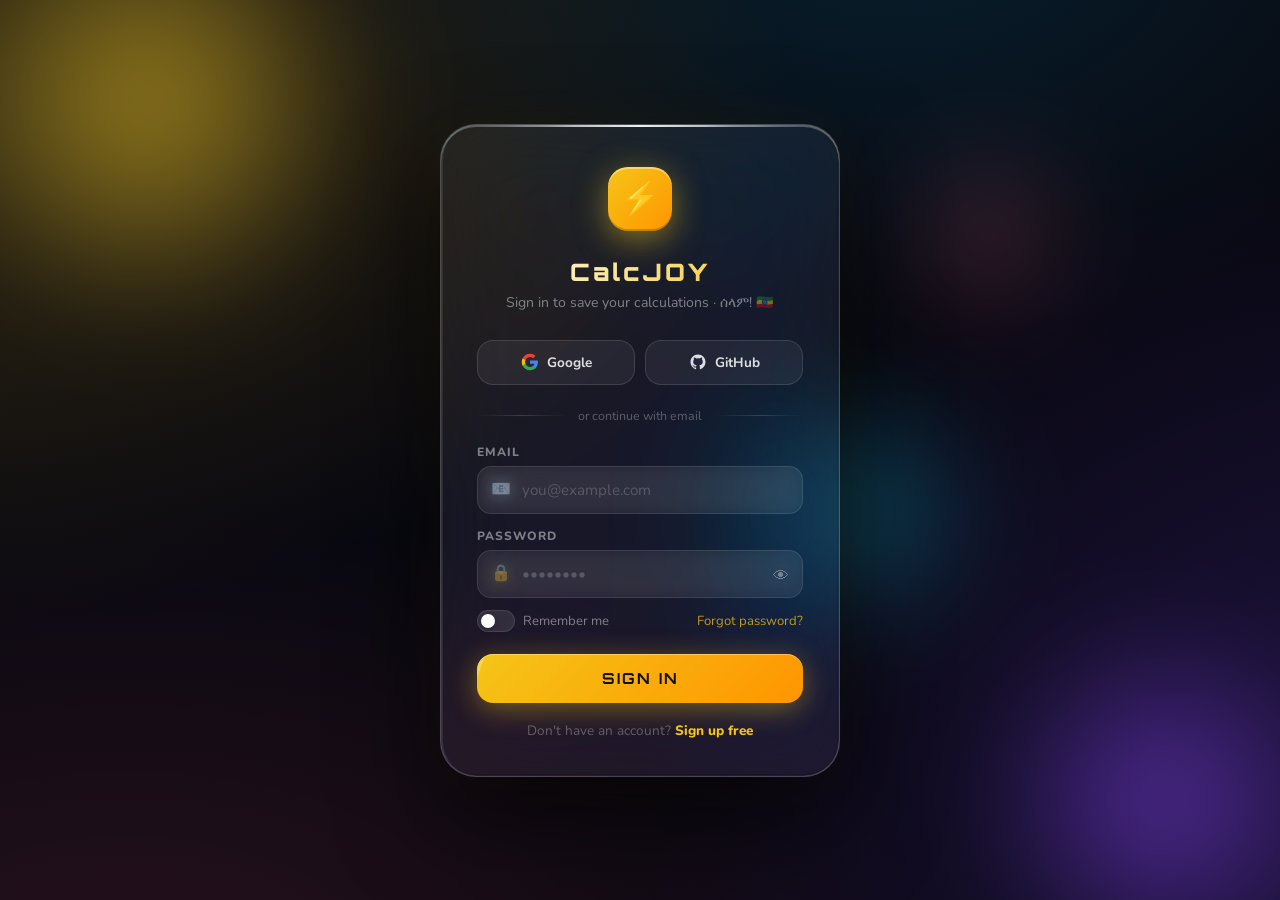
<file: index.html>
<!DOCTYPE html>
<html lang="en" data-theme="dark">
<head>
  <meta charset="UTF-8" />
  <meta name="viewport" content="width=device-width, initial-scale=1.0" />
  <title>CalcJOY 🔥</title>
  <link href="https://fonts.googleapis.com/css2?family=Boogaloo&family=Orbitron:wght@400;700;900&family=Nunito:wght@400;600;800&display=swap" rel="stylesheet" />
  <link rel="stylesheet" href="style.css" />
  <link rel="stylesheet" href="auth.css" />
</head>
<body>
  <!-- ===== LIQUID GLASS AUTH OVERLAY ===== -->
  <div class="auth-overlay" id="authOverlay">
    <div class="auth-bg">
      <div class="auth-blob auth-blob-1"></div>
      <div class="auth-blob auth-blob-2"></div>
      <div class="auth-blob auth-blob-3"></div>
      <div class="auth-blob auth-blob-4"></div>
    </div>

    <div class="auth-card">
      <!-- Logo -->
      <div class="auth-logo">
        <div class="auth-logo-icon">⚡</div>
      </div>
      <div class="auth-title">CalcJOY</div>
      <div class="auth-subtitle">Sign in to save your calculations · ሰላም! 🇪🇹</div>

      <!-- Sign In Panel -->
      <div class="auth-panel" id="signinPanel">
        <!-- Social -->
        <div class="social-row">
          <button class="social-btn" id="googleBtn">
            <svg viewBox="0 0 24 24" fill="none">
              <path d="M22.56 12.25c0-.78-.07-1.53-.2-2.25H12v4.26h5.92c-.26 1.37-1.04 2.53-2.21 3.31v2.77h3.57c2.08-1.92 3.28-4.74 3.28-8.09z" fill="#4285F4"/>
              <path d="M12 23c2.97 0 5.46-.98 7.28-2.66l-3.57-2.77c-.98.66-2.23 1.06-3.71 1.06-2.86 0-5.29-1.93-6.16-4.53H2.18v2.84C3.99 20.53 7.7 23 12 23z" fill="#34A853"/>
              <path d="M5.84 14.09c-.22-.66-.35-1.36-.35-2.09s.13-1.43.35-2.09V7.07H2.18C1.43 8.55 1 10.22 1 12s.43 3.45 1.18 4.93l3.66-2.84z" fill="#FBBC05"/>
              <path d="M12 5.38c1.62 0 3.06.56 4.21 1.64l3.15-3.15C17.45 2.09 14.97 1 12 1 7.7 1 3.99 3.47 2.18 7.07l3.66 2.84c.87-2.6 3.3-4.53 6.16-4.53z" fill="#EA4335"/>
            </svg>
            Google
          </button>
          <button class="social-btn" id="githubBtn">
            <svg viewBox="0 0 24 24" fill="currentColor">
              <path d="M12 2C6.477 2 2 6.484 2 12.017c0 4.425 2.865 8.18 6.839 9.504.5.092.682-.217.682-.483 0-.237-.008-.868-.013-1.703-2.782.605-3.369-1.343-3.369-1.343-.454-1.158-1.11-1.466-1.11-1.466-.908-.62.069-.608.069-.608 1.003.07 1.531 1.032 1.531 1.032.892 1.53 2.341 1.088 2.91.832.092-.647.35-1.088.636-1.338-2.22-.253-4.555-1.113-4.555-4.951 0-1.093.39-1.988 1.029-2.688-.103-.253-.446-1.272.098-2.65 0 0 .84-.27 2.75 1.026A9.564 9.564 0 0112 6.844c.85.004 1.705.115 2.504.337 1.909-1.296 2.747-1.027 2.747-1.027.546 1.379.202 2.398.1 2.651.64.7 1.028 1.595 1.028 2.688 0 3.848-2.339 4.695-4.566 4.943.359.309.678.92.678 1.855 0 1.338-.012 2.419-.012 2.747 0 .268.18.58.688.482A10.019 10.019 0 0022 12.017C22 6.484 17.522 2 12 2z"/>
            </svg>
            GitHub
          </button>
        </div>

        <div class="auth-divider"><span>or continue with email</span></div>

        <div class="auth-error" id="signinError">Wrong email or password. Try again!</div>

        <form class="auth-form" id="signinForm" autocomplete="off">
          <div class="auth-field">
            <label>Email</label>
            <span class="auth-field-icon">📧</span>
            <input type="email" id="signinEmail" placeholder="you@example.com" autocomplete="email" />
          </div>
          <div class="auth-field">
            <label>Password</label>
            <span class="auth-field-icon">🔒</span>
            <input type="password" id="signinPassword" placeholder="••••••••" autocomplete="current-password" />
            <button type="button" class="auth-field-icon-right" id="togglePwd">👁</button>
          </div>

          <div class="auth-options">
            <div class="remember-toggle" id="rememberToggle">
              <div class="toggle-track" id="rememberTrack">
                <div class="toggle-thumb"></div>
              </div>
              <span class="remember-label">Remember me</span>
            </div>
            <button type="button" class="forgot-link" id="forgotBtn">Forgot password?</button>
          </div>

          <button type="submit" class="auth-submit" id="signinSubmit">SIGN IN</button>
        </form>

        <div class="auth-footer">
          Don't have an account? <button id="goSignup">Sign up free</button>
        </div>
      </div>

      <!-- Sign Up Panel -->
      <div class="auth-panel hidden-panel" id="signupPanel">
        <div class="auth-error" id="signupError"></div>
        <form class="auth-form" id="signupForm" autocomplete="off">
          <div class="auth-field">
            <label>Name</label>
            <span class="auth-field-icon">😎</span>
            <input type="text" id="signupName" placeholder="Your cool name" />
          </div>
          <div class="auth-field">
            <label>Email</label>
            <span class="auth-field-icon">📧</span>
            <input type="email" id="signupEmail" placeholder="you@example.com" />
          </div>
          <div class="auth-field">
            <label>Password</label>
            <span class="auth-field-icon">🔒</span>
            <input type="password" id="signupPassword" placeholder="Min 6 characters" />
            <button type="button" class="auth-field-icon-right" id="togglePwd2">👁</button>
          </div>
          <button type="submit" class="auth-submit" id="signupSubmit">CREATE ACCOUNT 🚀</button>
        </form>
        <div class="auth-footer">
          Already have an account? <button id="goSignin">Sign in</button>
        </div>
      </div>

    </div>
  </div>
  <div class="auth-success-flash" id="successFlash"></div>

  <!-- Background sphere blobs -->
  <div class="blob blob-1"></div>
  <div class="blob blob-2"></div>
  <div class="blob blob-3"></div>

  <div class="app-wrapper">

    <!-- Header -->
    <header class="app-header">
      <div class="logo">⚡ CalcJOY</div>
      <div class="header-right">
        <div class="user-badge" id="userBadge" style="display:none" title="Sign out">
          <div class="user-avatar" id="userAvatar">?</div>
          <span class="user-name" id="userName">User</span>
        </div>
        <button class="theme-toggle" id="themeToggle" title="Toggle theme">🌙</button>
        <button class="history-btn" id="historyBtn" title="History">📜 History</button>
      </div>
    </header>

    <!-- Mode Tabs -->
    <nav class="mode-tabs">
      <button class="tab active" data-mode="standard">🔢 Standard</button>
      <button class="tab" data-mode="scientific">🧪 Science</button>
      <button class="tab" data-mode="bmi">💪 BMI</button>
      <button class="tab" data-mode="currency">💸 Currency</button>
      <button class="tab" data-mode="unit">📐 Units</button>
    </nav>

    <!-- Calculator Modes -->
    <main class="calc-container">

      <!-- STANDARD -->
      <section class="mode-panel active" id="mode-standard">
        <div class="display-box">
          <div class="display-expr" id="stdExpr">0</div>
          <div class="display-result" id="stdResult"></div>
        </div>
        <div class="btn-grid standard-grid">
          <button class="btn btn-func" data-action="ac">AC</button>
          <button class="btn btn-func" data-action="sign">+/-</button>
          <button class="btn btn-func" data-action="percent">%</button>
          <button class="btn btn-op" data-action="op" data-val="÷">÷</button>

          <button class="btn btn-num" data-action="num" data-val="7">7</button>
          <button class="btn btn-num" data-action="num" data-val="8">8</button>
          <button class="btn btn-num" data-action="num" data-val="9">9</button>
          <button class="btn btn-op" data-action="op" data-val="×">×</button>

          <button class="btn btn-num" data-action="num" data-val="4">4</button>
          <button class="btn btn-num" data-action="num" data-val="5">5</button>
          <button class="btn btn-num" data-action="num" data-val="6">6</button>
          <button class="btn btn-op" data-action="op" data-val="-">−</button>

          <button class="btn btn-num" data-action="num" data-val="1">1</button>
          <button class="btn btn-num" data-action="num" data-val="2">2</button>
          <button class="btn btn-num" data-action="num" data-val="3">3</button>
          <button class="btn btn-op" data-action="op" data-val="+">+</button>

          <button class="btn btn-num span2" data-action="num" data-val="0">0</button>
          <button class="btn btn-num" data-action="dot">.</button>
          <button class="btn btn-eq" data-action="eq">=</button>
        </div>
      </section>

      <!-- SCIENTIFIC -->
      <section class="mode-panel" id="mode-scientific">
        <div class="display-box">
          <div class="display-expr" id="sciExpr">0</div>
          <div class="display-result" id="sciResult"></div>
        </div>
        <div class="btn-grid sci-grid">
          <button class="btn btn-sci" data-sci="sin">sin</button>
          <button class="btn btn-sci" data-sci="cos">cos</button>
          <button class="btn btn-sci" data-sci="tan">tan</button>
          <button class="btn btn-sci" data-sci="log">log</button>
          <button class="btn btn-sci" data-sci="ln">ln</button>

          <button class="btn btn-sci" data-sci="sqrt">√x</button>
          <button class="btn btn-sci" data-sci="cbrt">∛x</button>
          <button class="btn btn-sci" data-sci="sq">x²</button>
          <button class="btn btn-sci" data-sci="cube">x³</button>
          <button class="btn btn-sci" data-sci="inv">1/x</button>

          <button class="btn btn-sci" data-sci="pi">π</button>
          <button class="btn btn-sci" data-sci="e">e</button>
          <button class="btn btn-sci" data-sci="fact">n!</button>
          <button class="btn btn-sci" data-sci="pow">xʸ</button>
          <button class="btn btn-sci" data-sci="abs">|x|</button>

          <button class="btn btn-func" data-action="sci-ac">AC</button>
          <button class="btn btn-func" data-action="sci-sign">+/-</button>
          <button class="btn btn-func" data-action="sci-percent">%</button>
          <button class="btn btn-op" data-action="sci-op" data-val="÷">÷</button>
          <button class="btn btn-num" data-action="sci-num" data-val="7">7</button>
          <button class="btn btn-num" data-action="sci-num" data-val="8">8</button>
          <button class="btn btn-num" data-action="sci-num" data-val="9">9</button>
          <button class="btn btn-op" data-action="sci-op" data-val="×">×</button>
          <button class="btn btn-num" data-action="sci-num" data-val="4">4</button>
          <button class="btn btn-num" data-action="sci-num" data-val="5">5</button>
          <button class="btn btn-num" data-action="sci-num" data-val="6">6</button>
          <button class="btn btn-op" data-action="sci-op" data-val="-">−</button>
          <button class="btn btn-num" data-action="sci-num" data-val="1">1</button>
          <button class="btn btn-num" data-action="sci-num" data-val="2">2</button>
          <button class="btn btn-num" data-action="sci-num" data-val="3">3</button>
          <button class="btn btn-op" data-action="sci-op" data-val="+">+</button>
          <button class="btn btn-num span2" data-action="sci-num" data-val="0">0</button>
          <button class="btn btn-num" data-action="sci-dot">.</button>
          <button class="btn btn-eq" data-action="sci-eq">=</button>
        </div>
      </section>

      <!-- BMI -->
      <section class="mode-panel" id="mode-bmi">
        <div class="bmi-card">
          <h2 class="bmi-title">💪 How Swole Are You?</h2>
          <div class="bmi-unit-toggle">
            <button class="unit-btn active" id="bmiMetric">Metric (kg/cm)</button>
            <button class="unit-btn" id="bmiImperial">Imperial (lb/in)</button>
          </div>
          <div class="bmi-inputs">
            <div class="input-group">
              <label>Weight <span id="weightUnit">kg</span></label>
              <input type="number" id="bmiWeight" placeholder="e.g. 70" min="1" />
            </div>
            <div class="input-group">
              <label>Height <span id="heightUnit">cm</span></label>
              <input type="number" id="bmiHeight" placeholder="e.g. 175" min="1" />
            </div>
            <div class="input-group">
              <label>Age (optional)</label>
              <input type="number" id="bmiAge" placeholder="e.g. 25" min="1" />
            </div>
          </div>
          <button class="calc-btn" id="calcBmi">Calculate My BMI 🚀</button>
          <div class="bmi-result" id="bmiResult" style="display:none">
            <div class="bmi-score" id="bmiScore">--</div>
            <div class="bmi-label" id="bmiLabel">--</div>
            <div class="bmi-bar-wrap">
              <div class="bmi-bar">
                <div class="bmi-bar-fill" id="bmiBarFill"></div>
                <div class="bmi-bar-marker" id="bmiMarker"></div>
              </div>
              <div class="bmi-bar-labels">
                <span>Under</span><span>Normal</span><span>Over</span><span>Obese</span>
              </div>
            </div>
            <div class="bmi-advice" id="bmiAdvice"></div>
          </div>
        </div>
      </section>

      <!-- CURRENCY -->
      <section class="mode-panel" id="mode-currency">
        <div class="converter-card">
          <h2 class="conv-title">💸 ብር & Beyond 🇪🇹</h2>
          <div class="currency-row">
            <input type="number" id="currAmount" placeholder="Amount" value="1" />
            <select id="currFrom"></select>
          </div>
          <button class="swap-btn" id="swapCurr">⇅ Swap</button>
          <div class="currency-row">
            <input type="number" id="currResult" placeholder="Result" readonly />
            <select id="currTo"></select>
          </div>
          <button class="calc-btn" id="calcCurr">Convert 💰</button>
          <div class="rate-note" id="rateNote"></div>
        </div>
      </section>

      <!-- UNIT CONVERTER -->
      <section class="mode-panel" id="mode-unit">
        <div class="converter-card">
          <h2 class="conv-title">📐 Unit Nerd Mode</h2>
          <div class="unit-type-tabs">
            <button class="utab active" data-utype="length">📏 Length</button>
            <button class="utab" data-utype="weight">⚖️ Weight</button>
            <button class="utab" data-utype="temp">🌡️ Temp</button>
            <button class="utab" data-utype="area">🗺️ Area</button>
            <button class="utab" data-utype="speed">🚀 Speed</button>
          </div>
          <div class="unit-inputs">
            <div class="unit-row">
              <input type="number" id="unitFrom" placeholder="Value" />
              <select id="unitFromSel"></select>
            </div>
            <button class="swap-btn" id="swapUnit">⇅ Swap</button>
            <div class="unit-row">
              <input type="number" id="unitTo" placeholder="Result" readonly />
              <select id="unitToSel"></select>
            </div>
          </div>
          <button class="calc-btn" id="calcUnit">Convert 🔄</button>
        </div>
      </section>

    </main>

    <!-- History Panel -->
    <div class="history-panel" id="historyPanel">
      <div class="history-header">
        <span>📜 Calculation History</span>
        <button id="clearHistory">🗑️ Clear All</button>
        <button id="closeHistory">✕</button>
      </div>
      <div class="history-list" id="historyList"></div>
    </div>

  </div>

  <script src="app.js"></script>
</body>
</html>
</file>
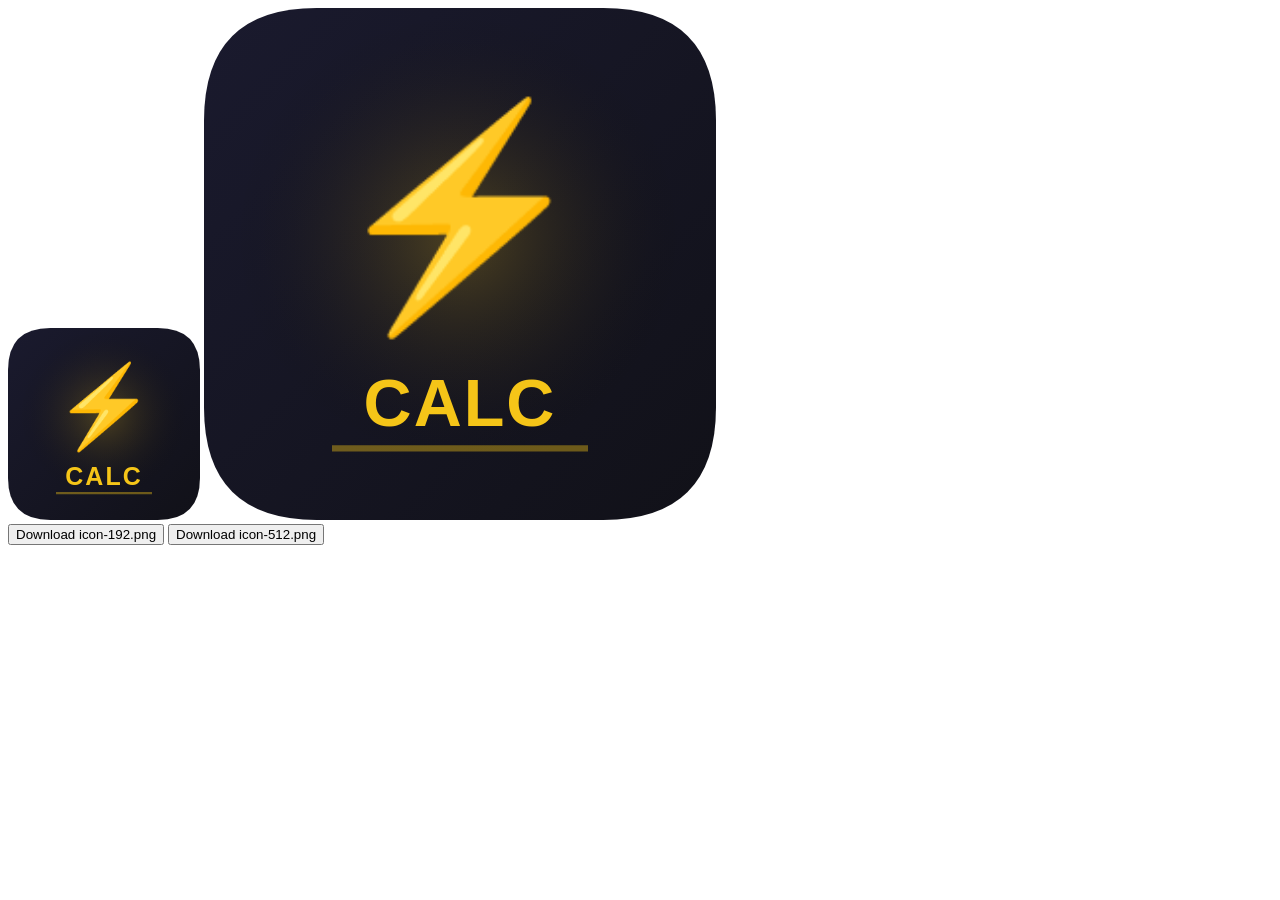
<file: generate-icons.html>
<!DOCTYPE html>
<html>
<head><title>Icon Generator</title></head>
<body>
<canvas id="c192" width="192" height="192"></canvas>
<canvas id="c512" width="512" height="512"></canvas>
<br>
<button onclick="download(192)">Download icon-192.png</button>
<button onclick="download(512)">Download icon-512.png</button>

<script>
function drawIcon(size) {
  const canvas = document.getElementById('c' + size);
  const ctx = canvas.getContext('2d');
  const r = size * 0.18;

  // Background
  const bg = ctx.createLinearGradient(0, 0, size, size);
  bg.addColorStop(0, '#1a1a2e');
  bg.addColorStop(1, '#111118');
  ctx.fillStyle = bg;
  roundRect(ctx, 0, 0, size, size, size * 0.22);
  ctx.fill();

  // Yellow glow
  const glow = ctx.createRadialGradient(size*0.5, size*0.45, 0, size*0.5, size*0.45, size*0.45);
  glow.addColorStop(0, 'rgba(245,197,24,0.25)');
  glow.addColorStop(1, 'transparent');
  ctx.fillStyle = glow;
  ctx.fillRect(0, 0, size, size);

  // ⚡ emoji
  ctx.font = `${size * 0.42}px serif`;
  ctx.textAlign = 'center';
  ctx.textBaseline = 'middle';
  ctx.fillText('⚡', size * 0.5, size * 0.44);

  // "CALC" text
  ctx.font = `bold ${size * 0.13}px 'Arial', sans-serif`;
  ctx.fillStyle = '#f5c518';
  ctx.letterSpacing = '2px';
  ctx.fillText('CALC', size * 0.5, size * 0.78);

  // Bottom line
  ctx.strokeStyle = 'rgba(245,197,24,0.4)';
  ctx.lineWidth = size * 0.012;
  ctx.beginPath();
  ctx.moveTo(size * 0.25, size * 0.86);
  ctx.lineTo(size * 0.75, size * 0.86);
  ctx.stroke();
}

function roundRect(ctx, x, y, w, h, r) {
  ctx.beginPath();
  ctx.moveTo(x + r, y);
  ctx.lineTo(x + w - r, y);
  ctx.quadraticCurveTo(x + w, y, x + w, y + r);
  ctx.lineTo(x + w, y + h - r);
  ctx.quadraticCurveTo(x + w, y + h, x + w - r, y + h);
  ctx.lineTo(x + r, y + h);
  ctx.quadraticCurveTo(x, y + h, x, y + h - r);
  ctx.lineTo(x, y + r);
  ctx.quadraticCurveTo(x, y, x + r, y);
  ctx.closePath();
}

function download(size) {
  const canvas = document.getElementById('c' + size);
  const a = document.createElement('a');
  a.download = `icon-${size}.png`;
  a.href = canvas.toDataURL('image/png');
  a.click();
}

drawIcon(192);
drawIcon(512);
</script>
</body>
</html>
</file>
<file: style.css>
/* ===== THEME VARIABLES ===== */
:root {
  --bg: #111118;
  --bg2: rgba(30, 30, 42, 0.85);
  --bg3: rgba(40, 40, 58, 0.9);
  --btn-dark: rgba(38, 38, 55, 0.95);
  --btn-darker: rgba(28, 28, 42, 0.95);
  --glass: rgba(255,255,255,0.06);
  --glass-border: rgba(255,255,255,0.08);
  --text: #f4f4ff;
  --text2: rgba(200,200,220,0.6);
  --text3: rgba(200,200,220,0.35);
  --accent: #f5c518;
  --accent-glow: rgba(245,197,24,0.35);
  --accent2: #ff6b35;
  --green: #4ade80;
  --blue: #7eb8f7;
  --shadow: 0 20px 60px rgba(0,0,0,0.7);
  --radius: 28px;
  --btn-radius: 22px;
}

[data-theme="light"] {
  --bg: #e8e8f2;
  --bg2: rgba(255,255,255,0.9);
  --bg3: rgba(235,235,248,0.95);
  --btn-dark: rgba(220,220,238,0.95);
  --btn-darker: rgba(205,205,228,0.95);
  --glass: rgba(0,0,0,0.04);
  --glass-border: rgba(0,0,0,0.08);
  --text: #1a1a2e;
  --text2: rgba(60,60,100,0.65);
  --text3: rgba(60,60,100,0.35);
  --shadow: 0 20px 60px rgba(0,0,0,0.12);
}

/* ===== RESET ===== */
*, *::before, *::after { box-sizing: border-box; margin: 0; padding: 0; }

body {
  font-family: 'Nunito', sans-serif;
  background: var(--bg);
  color: var(--text);
  min-height: 100vh;
  transition: background 0.4s, color 0.4s;
  overflow-x: hidden;
}

/* ===== ANIMATED SPHERE BLOBS ===== */
.blob {
  position: fixed;
  border-radius: 50%;
  pointer-events: none;
  z-index: 0;
  filter: blur(70px);
  opacity: 0.18;
  animation: blobFloat 8s ease-in-out infinite alternate;
}
.blob-1 {
  width: 380px; height: 380px;
  background: radial-gradient(circle, #888 0%, #444 60%, transparent 100%);
  top: -80px; right: -60px;
}
.blob-2 {
  width: 280px; height: 280px;
  background: radial-gradient(circle, #666 0%, #333 60%, transparent 100%);
  bottom: 100px; left: -60px;
  animation-delay: -4s;
}
.blob-3 {
  width: 200px; height: 200px;
  background: radial-gradient(circle, var(--accent) 0%, transparent 70%);
  top: 40%; right: 10%;
  opacity: 0.08;
  animation-delay: -2s;
}

@keyframes blobFloat {
  from { transform: translateY(0) scale(1); }
  to { transform: translateY(-30px) scale(1.05); }
}

/* ===== APP WRAPPER ===== */
.app-wrapper {
  position: relative;
  z-index: 1;
  max-width: 420px;
  margin: 0 auto;
  padding: 0 0 90px;
  min-height: 100vh;
  display: flex;
  flex-direction: column;
}

/* ===== HEADER ===== */
.app-header {
  display: flex;
  justify-content: space-between;
  align-items: center;
  padding: 20px 20px 12px;
}

.logo {
  font-family: 'Orbitron', monospace;
  font-weight: 900;
  font-size: 1.15rem;
  color: var(--accent);
  letter-spacing: 2px;
  text-shadow: 0 0 25px var(--accent-glow);
}

.header-right { display: flex; gap: 8px; align-items: center; }

.theme-toggle, .history-btn {
  background: var(--glass);
  border: 1px solid var(--glass-border);
  color: var(--text);
  border-radius: 50px;
  padding: 7px 13px;
  cursor: pointer;
  font-size: 0.8rem;
  font-family: 'Nunito', sans-serif;
  font-weight: 700;
  transition: all 0.25s;
  backdrop-filter: blur(12px);
}
.theme-toggle:hover, .history-btn:hover {
  background: var(--accent);
  color: #000;
  border-color: var(--accent);
  box-shadow: 0 4px 16px var(--accent-glow);
}

/* ===== MODE TABS (top scroll) ===== */
.mode-tabs {
  display: flex;
  gap: 8px;
  overflow-x: auto;
  padding: 0 20px 16px;
  scrollbar-width: none;
}
.mode-tabs::-webkit-scrollbar { display: none; }

.tab {
  background: var(--glass);
  border: 1px solid var(--glass-border);
  color: var(--text2);
  border-radius: 50px;
  padding: 7px 15px;
  cursor: pointer;
  font-family: 'Boogaloo', cursive;
  font-size: 0.95rem;
  white-space: nowrap;
  transition: all 0.25s;
  backdrop-filter: blur(12px);
}
.tab.active {
  background: var(--accent);
  color: #111;
  border-color: var(--accent);
  box-shadow: 0 4px 18px var(--accent-glow);
  font-weight: 700;
}
.tab:hover:not(.active) { border-color: var(--accent); color: var(--accent); }

/* ===== CALC CONTAINER ===== */
.calc-container { flex: 1; padding: 0 16px; }

.mode-panel { display: none; animation: fadeUp 0.3s ease; }
.mode-panel.active { display: block; }

@keyframes fadeUp {
  from { opacity: 0; transform: translateY(14px); }
  to { opacity: 1; transform: translateY(0); }
}

/* ===== DISPLAY BOX ===== */
.display-box {
  background: var(--bg2);
  border: 1px solid var(--glass-border);
  border-radius: var(--radius);
  padding: 22px 26px 18px;
  margin-bottom: 14px;
  min-height: 120px;
  display: flex;
  flex-direction: column;
  justify-content: flex-end;
  align-items: flex-end;
  box-shadow: var(--shadow);
  backdrop-filter: blur(20px);
  position: relative;
  overflow: hidden;
}

.display-box::before {
  content: '';
  position: absolute;
  top: 0; left: 0; right: 0;
  height: 1px;
  background: linear-gradient(90deg, transparent, rgba(255,255,255,0.15), transparent);
}

.display-expr {
  font-family: 'Orbitron', monospace;
  font-size: 2.6rem;
  font-weight: 700;
  color: var(--text);
  word-break: break-all;
  text-align: right;
  line-height: 1.15;
  transition: all 0.2s;
  letter-spacing: -1px;
}

.display-result {
  font-family: 'Nunito', sans-serif;
  font-size: 0.95rem;
  color: var(--text2);
  margin-top: 5px;
  min-height: 18px;
  text-align: right;
}

/* ===== STANDARD GRID ===== */
.btn-grid { display: grid; gap: 11px; }
.standard-grid { grid-template-columns: repeat(4, 1fr); }
.sci-grid { grid-template-columns: repeat(5, 1fr); }

/* ===== BUTTONS ===== */
.btn {
  border: none;
  border-radius: var(--btn-radius);
  padding: 0;
  height: 72px;
  font-size: 1.25rem;
  font-family: 'Boogaloo', cursive;
  cursor: pointer;
  transition: transform 0.12s, box-shadow 0.12s, filter 0.12s;
  position: relative;
  overflow: hidden;
  display: flex;
  align-items: center;
  justify-content: center;
  letter-spacing: 0.5px;
}

.btn::before {
  content: '';
  position: absolute;
  top: 0; left: 0; right: 0;
  height: 50%;
  background: rgba(255,255,255,0.04);
  border-radius: var(--btn-radius) var(--btn-radius) 0 0;
  pointer-events: none;
}

.btn:active { transform: scale(0.91); }

/* Number buttons */
.btn-num {
  background: var(--btn-dark);
  color: var(--text);
  box-shadow: 0 6px 18px rgba(0,0,0,0.4), inset 0 1px 0 rgba(255,255,255,0.06);
}
.btn-num:hover { filter: brightness(1.18); }

/* Operator buttons — yellow circles */
.btn-op {
  background: var(--accent);
  color: #111;
  font-weight: 900;
  font-size: 1.5rem;
  border-radius: 50%;
  width: 100%;
  aspect-ratio: 1;
  height: auto;
  box-shadow: 0 6px 22px var(--accent-glow), inset 0 1px 0 rgba(255,255,255,0.3);
}
.btn-op:hover { filter: brightness(1.12); box-shadow: 0 8px 28px var(--accent-glow); }

/* Function buttons (AC, +/-, %) */
.btn-func {
  background: var(--btn-darker);
  color: var(--text2);
  box-shadow: 0 6px 18px rgba(0,0,0,0.35), inset 0 1px 0 rgba(255,255,255,0.05);
}
.btn-func:hover { filter: brightness(1.2); color: var(--text); }

/* Equals button */
.btn-eq {
  background: var(--accent);
  color: #111;
  font-weight: 900;
  font-size: 1.6rem;
  border-radius: 50%;
  width: 100%;
  aspect-ratio: 1;
  height: auto;
  box-shadow: 0 8px 28px var(--accent-glow), inset 0 1px 0 rgba(255,255,255,0.3);
}
.btn-eq:hover { filter: brightness(1.12); box-shadow: 0 10px 35px var(--accent-glow); }

/* Scientific function buttons */
.btn-sci {
  background: rgba(126,184,247,0.1);
  color: var(--blue);
  font-size: 0.82rem;
  height: 52px;
  border-radius: 14px;
  border: 1px solid rgba(126,184,247,0.15);
}
.btn-sci:hover { background: var(--blue); color: #111; border-color: var(--blue); }

.span2 { grid-column: span 2; border-radius: var(--btn-radius); aspect-ratio: unset; height: 72px; }

/* ===== BMI CARD ===== */
.bmi-card, .converter-card {
  background: var(--bg2);
  border: 1px solid var(--glass-border);
  border-radius: var(--radius);
  padding: 24px 22px;
  box-shadow: var(--shadow);
  backdrop-filter: blur(20px);
}

.bmi-title, .conv-title {
  font-family: 'Orbitron', monospace;
  font-size: 1.1rem;
  font-weight: 700;
  color: var(--accent);
  margin-bottom: 20px;
  text-align: center;
  text-shadow: 0 0 20px var(--accent-glow);
  letter-spacing: 1px;
}

.bmi-unit-toggle {
  display: flex;
  gap: 6px;
  margin-bottom: 18px;
  background: var(--btn-darker);
  border-radius: 50px;
  padding: 4px;
}

.unit-btn {
  flex: 1;
  padding: 8px;
  border: none;
  border-radius: 50px;
  background: transparent;
  color: var(--text2);
  font-family: 'Nunito', sans-serif;
  font-weight: 700;
  font-size: 0.85rem;
  cursor: pointer;
  transition: all 0.2s;
}
.unit-btn.active {
  background: var(--accent);
  color: #111;
  box-shadow: 0 2px 12px var(--accent-glow);
}

.bmi-inputs { display: flex; flex-direction: column; gap: 12px; margin-bottom: 18px; }

.input-group { display: flex; flex-direction: column; gap: 5px; }
.input-group label {
  font-family: 'Boogaloo', cursive;
  font-size: 0.95rem;
  color: var(--text2);
  padding-left: 4px;
}

input[type="number"], select {
  background: var(--btn-dark);
  border: 1px solid var(--glass-border);
  border-radius: 14px;
  padding: 12px 16px;
  color: var(--text);
  font-family: 'Orbitron', monospace;
  font-size: 1rem;
  width: 100%;
  transition: border-color 0.2s, box-shadow 0.2s;
  outline: none;
  -moz-appearance: textfield;
  appearance: textfield;
}
input[type="number"]::-webkit-inner-spin-button { -webkit-appearance: none; }
input[type="number"]:focus, select:focus {
  border-color: var(--accent);
  box-shadow: 0 0 0 3px var(--accent-glow);
}

select {
  cursor: pointer;
  min-width: 120px;
  font-family: 'Nunito', sans-serif;
  font-size: 0.85rem;
}

.calc-btn {
  width: 100%;
  padding: 15px;
  background: var(--accent);
  color: #111;
  border: none;
  border-radius: 16px;
  font-family: 'Orbitron', monospace;
  font-weight: 700;
  font-size: 0.95rem;
  cursor: pointer;
  transition: all 0.2s;
  box-shadow: 0 6px 24px var(--accent-glow);
  letter-spacing: 1px;
}
.calc-btn:hover { filter: brightness(1.1); box-shadow: 0 8px 30px var(--accent-glow); transform: translateY(-1px); }
.calc-btn:active { transform: translateY(0); }

/* ===== BMI RESULT ===== */
.bmi-result { margin-top: 22px; text-align: center; animation: fadeUp 0.4s ease; }

.bmi-score {
  font-family: 'Orbitron', monospace;
  font-size: 4rem;
  font-weight: 900;
  color: var(--accent);
  text-shadow: 0 0 40px var(--accent-glow);
  line-height: 1;
}

.bmi-label {
  font-family: 'Boogaloo', cursive;
  font-size: 1.5rem;
  margin: 8px 0 18px;
}

.bmi-bar-wrap { margin-bottom: 14px; }

.bmi-bar {
  height: 14px;
  border-radius: 50px;
  background: linear-gradient(to right, #60a5fa 0%, #4ade80 28%, #f5c518 52%, #f97316 72%, #ef4444 100%);
  position: relative;
  margin-bottom: 6px;
  box-shadow: 0 2px 12px rgba(0,0,0,0.4);
}

.bmi-bar-marker {
  position: absolute;
  top: -5px;
  width: 24px; height: 24px;
  background: white;
  border-radius: 50%;
  border: 3px solid #111;
  transform: translateX(-50%);
  transition: left 0.6s cubic-bezier(0.34, 1.56, 0.64, 1);
  box-shadow: 0 2px 10px rgba(0,0,0,0.5);
}

.bmi-bar-labels {
  display: flex;
  justify-content: space-between;
  font-size: 0.7rem;
  color: var(--text3);
  font-family: 'Nunito', sans-serif;
}

.bmi-advice {
  background: var(--btn-dark);
  border-radius: 14px;
  padding: 12px 16px;
  font-family: 'Nunito', sans-serif;
  font-size: 0.88rem;
  color: var(--text2);
  line-height: 1.55;
  border-left: 3px solid var(--accent);
  text-align: left;
}

/* ===== CURRENCY ===== */
.currency-row {
  display: flex;
  gap: 10px;
  margin-bottom: 10px;
  align-items: center;
}
.currency-row input { flex: 1; }

.swap-btn {
  display: block;
  margin: 4px auto 10px;
  background: var(--btn-dark);
  border: 1px solid var(--glass-border);
  color: var(--accent);
  border-radius: 50px;
  padding: 8px 22px;
  font-family: 'Boogaloo', cursive;
  font-size: 1.1rem;
  cursor: pointer;
  transition: all 0.2s;
}
.swap-btn:hover { background: var(--accent); color: #111; border-color: var(--accent); }

.rate-note {
  margin-top: 10px;
  text-align: center;
  font-size: 0.75rem;
  color: var(--text3);
  font-family: 'Nunito', sans-serif;
}

/* ===== UNIT CONVERTER ===== */
.unit-type-tabs {
  display: flex;
  gap: 6px;
  overflow-x: auto;
  margin-bottom: 18px;
  scrollbar-width: none;
  padding-bottom: 2px;
}
.unit-type-tabs::-webkit-scrollbar { display: none; }

.utab {
  background: var(--btn-dark);
  border: 1px solid var(--glass-border);
  color: var(--text2);
  border-radius: 50px;
  padding: 6px 13px;
  cursor: pointer;
  font-family: 'Boogaloo', cursive;
  font-size: 0.88rem;
  white-space: nowrap;
  transition: all 0.2s;
}
.utab.active { background: var(--accent); color: #111; border-color: var(--accent); }
.utab:hover:not(.active) { border-color: var(--accent); color: var(--accent); }

.unit-inputs { display: flex; flex-direction: column; gap: 10px; margin-bottom: 14px; }

.unit-row { display: flex; gap: 10px; align-items: center; }
.unit-row input { flex: 1; }

/* ===== HISTORY PANEL ===== */
.history-panel {
  position: fixed;
  top: 0; right: -100%;
  width: min(360px, 100vw);
  height: 100vh;
  background: var(--bg2);
  border-left: 1px solid var(--glass-border);
  z-index: 200;
  transition: right 0.35s cubic-bezier(0.34, 1.2, 0.64, 1);
  display: flex;
  flex-direction: column;
  box-shadow: -15px 0 50px rgba(0,0,0,0.6);
  backdrop-filter: blur(24px);
}
.history-panel.open { right: 0; }

.history-header {
  display: flex;
  align-items: center;
  gap: 8px;
  padding: 20px 18px;
  border-bottom: 1px solid var(--glass-border);
  font-family: 'Orbitron', monospace;
  font-weight: 700;
  font-size: 0.9rem;
  color: var(--accent);
}
.history-header span { flex: 1; }
.history-header button {
  background: var(--btn-dark);
  border: 1px solid var(--glass-border);
  color: var(--text2);
  border-radius: 8px;
  padding: 6px 10px;
  cursor: pointer;
  font-size: 0.75rem;
  font-family: 'Nunito', sans-serif;
  transition: all 0.2s;
}
.history-header button:hover { background: var(--accent); color: #111; border-color: var(--accent); }

.history-list {
  flex: 1;
  overflow-y: auto;
  padding: 14px;
  display: flex;
  flex-direction: column;
  gap: 9px;
}

.history-item {
  background: var(--btn-dark);
  border-radius: 14px;
  padding: 12px 15px;
  border-left: 3px solid var(--accent);
  animation: fadeUp 0.3s ease;
}
.history-item .h-type {
  display: inline-block;
  background: var(--accent);
  color: #111;
  border-radius: 50px;
  padding: 2px 9px;
  font-size: 0.68rem;
  font-weight: 800;
  margin-bottom: 5px;
  font-family: 'Nunito', sans-serif;
}
.history-item .h-expr { font-size: 0.82rem; color: var(--text2); font-family: 'Nunito', sans-serif; }
.history-item .h-result {
  font-family: 'Orbitron', monospace;
  font-size: 1rem;
  font-weight: 700;
  color: var(--text);
  margin-top: 3px;
}
.history-item .h-time { font-size: 0.68rem; color: var(--text3); margin-top: 3px; }

.empty-history {
  text-align: center;
  color: var(--text2);
  font-family: 'Boogaloo', cursive;
  font-size: 1.15rem;
  margin-top: 50px;
  line-height: 1.8;
}

/* ===== SCROLLBAR ===== */
::-webkit-scrollbar { width: 5px; }
::-webkit-scrollbar-track { background: transparent; }
::-webkit-scrollbar-thumb { background: var(--glass-border); border-radius: 3px; }

/* ===== RESPONSIVE ===== */
@media (max-width: 380px) {
  .display-expr { font-size: 2rem; }
  .btn { height: 62px; font-size: 1.1rem; }
  .btn-sci { height: 46px; font-size: 0.75rem; }
  .logo { font-size: 1rem; }
  .app-wrapper { padding: 0 0 80px; }
}

@media (min-width: 500px) {
  .app-wrapper { padding: 10px 0 90px; }
  .btn { height: 78px; }
}

/* ===== PWA INSTALL BANNER ===== */
.install-banner {
  position: fixed;
  bottom: 20px;
  left: 50%;
  transform: translateX(-50%) translateY(100px);
  z-index: 500;
  display: flex;
  align-items: center;
  gap: 10px;
  background: var(--bg2);
  border: 1px solid var(--accent);
  border-radius: 50px;
  padding: 12px 18px;
  box-shadow: 0 8px 30px rgba(245,197,24,0.25), 0 4px 20px rgba(0,0,0,0.4);
  backdrop-filter: blur(20px);
  font-family: 'Nunito', sans-serif;
  font-size: 0.85rem;
  color: var(--text);
  white-space: nowrap;
  transition: transform 0.4s cubic-bezier(0.34, 1.56, 0.64, 1);
  max-width: calc(100vw - 40px);
}
.install-banner.show { transform: translateX(-50%) translateY(0); }

.install-banner span { flex: 1; font-weight: 600; }

.install-banner button {
  border: none;
  border-radius: 50px;
  padding: 6px 14px;
  cursor: pointer;
  font-family: 'Nunito', sans-serif;
  font-weight: 700;
  font-size: 0.82rem;
  transition: all 0.2s;
}
#installBtn {
  background: var(--accent);
  color: #111;
  box-shadow: 0 2px 10px rgba(245,197,24,0.4);
}
#installBtn:hover { filter: brightness(1.1); }
#installDismiss {
  background: var(--glass);
  color: var(--text2);
  padding: 6px 10px;
}
#installDismiss:hover { background: var(--btn-func); }
</file>
<file: auth.css>
/* ===== LIQUID GLASS AUTH — Full Animation Edition ===== */

/* Overlay */
.auth-overlay {
  position: fixed;
  inset: 0;
  z-index: 999;
  display: flex;
  align-items: center;
  justify-content: center;
  padding: 20px;
  transition: opacity 0.6s ease, visibility 0.6s ease;
}
.auth-overlay.hidden { opacity: 0; visibility: hidden; pointer-events: none; }

/* ===== BACKGROUND ===== */
.auth-bg {
  position: absolute;
  inset: 0;
  background: #080810;
  overflow: hidden;
}

/* Animated gradient mesh */
.auth-bg::before {
  content: '';
  position: absolute;
  inset: -50%;
  background:
    radial-gradient(ellipse 60% 50% at 20% 30%, rgba(245,197,24,0.18) 0%, transparent 60%),
    radial-gradient(ellipse 50% 60% at 80% 70%, rgba(120,60,255,0.2) 0%, transparent 60%),
    radial-gradient(ellipse 40% 40% at 60% 20%, rgba(0,200,255,0.12) 0%, transparent 60%),
    radial-gradient(ellipse 55% 45% at 30% 80%, rgba(255,80,120,0.12) 0%, transparent 60%);
  animation: meshRotate 20s linear infinite;
}
@keyframes meshRotate {
  from { transform: rotate(0deg) scale(1); }
  to   { transform: rotate(360deg) scale(1.1); }
}

/* Liquid blobs */
.auth-blob {
  position: absolute;
  border-radius: 50%;
  filter: blur(50px);
  mix-blend-mode: screen;
  animation: blobMorph 12s ease-in-out infinite alternate;
}
.auth-blob-1 {
  width: 500px; height: 500px;
  background: radial-gradient(circle, rgba(245,197,24,0.55) 0%, transparent 65%);
  top: -150px; left: -100px;
  animation-duration: 14s;
}
.auth-blob-2 {
  width: 400px; height: 400px;
  background: radial-gradient(circle, rgba(130,60,255,0.5) 0%, transparent 65%);
  bottom: -100px; right: -80px;
  animation-duration: 10s;
  animation-delay: -5s;
}
.auth-blob-3 {
  width: 300px; height: 300px;
  background: radial-gradient(circle, rgba(0,210,255,0.35) 0%, transparent 65%);
  top: 40%; left: 55%;
  animation-duration: 16s;
  animation-delay: -8s;
}
.auth-blob-4 {
  width: 200px; height: 200px;
  background: radial-gradient(circle, rgba(255,80,120,0.3) 0%, transparent 65%);
  top: 15%; right: 15%;
  animation-duration: 9s;
  animation-delay: -3s;
}
@keyframes blobMorph {
  0%   { transform: translate(0,0) scale(1) rotate(0deg); border-radius: 50%; }
  33%  { transform: translate(30px,-40px) scale(1.1) rotate(60deg); border-radius: 40% 60% 55% 45%; }
  66%  { transform: translate(-20px,30px) scale(0.92) rotate(120deg); border-radius: 55% 45% 40% 60%; }
  100% { transform: translate(15px,-20px) scale(1.05) rotate(180deg); border-radius: 45% 55% 60% 40%; }
}

/* SVG liquid filter */
.liquid-filter { position: absolute; width: 0; height: 0; }

/* Floating particles */
.auth-particles {
  position: absolute;
  inset: 0;
  overflow: hidden;
  pointer-events: none;
}
.particle {
  position: absolute;
  border-radius: 50%;
  background: rgba(255,255,255,0.15);
  animation: particleFloat linear infinite;
}
@keyframes particleFloat {
  0%   { transform: translateY(100vh) scale(0); opacity: 0; }
  10%  { opacity: 1; }
  90%  { opacity: 0.6; }
  100% { transform: translateY(-100px) scale(1.5); opacity: 0; }
}

/* ===== LIQUID GLASS CARD ===== */
.auth-card {
  position: relative;
  z-index: 2;
  width: 100%;
  max-width: 400px;
  border-radius: 36px;
  padding: 42px 36px 36px;
  animation: liquidPour 0.9s cubic-bezier(0.34, 1.4, 0.64, 1) forwards;
  overflow: hidden;

  /* Core glass */
  background: rgba(255,255,255,0.06);
  backdrop-filter: blur(48px) saturate(200%) brightness(1.15);
  -webkit-backdrop-filter: blur(48px) saturate(200%) brightness(1.15);

  /* Layered borders for refraction depth */
  border: 1px solid rgba(255,255,255,0.2);
  box-shadow:
    0 0 0 1px rgba(255,255,255,0.04) inset,
    0 40px 100px rgba(0,0,0,0.7),
    0 0 60px rgba(245,197,24,0.06),
    inset 0 2px 0 rgba(255,255,255,0.25),
    inset 0 -2px 0 rgba(0,0,0,0.2),
    inset 2px 0 0 rgba(255,255,255,0.08),
    inset -2px 0 0 rgba(0,0,0,0.1);
}

/* Animated flowing border */
.auth-card::before {
  content: '';
  position: absolute;
  inset: -2px;
  border-radius: 38px;
  background: conic-gradient(
    from var(--angle, 0deg),
    transparent 0deg,
    rgba(245,197,24,0.8) 60deg,
    rgba(255,255,255,0.4) 120deg,
    transparent 180deg,
    rgba(130,60,255,0.6) 240deg,
    rgba(0,210,255,0.4) 300deg,
    transparent 360deg
  );
  animation: borderSpin 4s linear infinite;
  z-index: -1;
  mask: linear-gradient(#fff 0 0) content-box, linear-gradient(#fff 0 0);
  mask-composite: exclude;
  padding: 2px;
  -webkit-mask: linear-gradient(#fff 0 0) content-box, linear-gradient(#fff 0 0);
  -webkit-mask-composite: xor;
}
@property --angle {
  syntax: '<angle>';
  initial-value: 0deg;
  inherits: false;
}
@keyframes borderSpin {
  to { --angle: 360deg; }
}

/* Top gloss */
.auth-card::after {
  content: '';
  position: absolute;
  top: 0; left: 8%; right: 8%;
  height: 2px;
  background: linear-gradient(90deg,
    transparent 0%,
    rgba(255,255,255,0.6) 30%,
    rgba(255,255,255,0.9) 50%,
    rgba(255,255,255,0.6) 70%,
    transparent 100%
  );
  border-radius: 50%;
  animation: glossShimmer 3s ease-in-out infinite;
}
@keyframes glossShimmer {
  0%, 100% { opacity: 0.6; transform: scaleX(0.8); }
  50%       { opacity: 1;   transform: scaleX(1.1); }
}

@keyframes liquidPour {
  0%   { opacity: 0; transform: translateY(60px) scale(0.88) rotateX(15deg); filter: blur(12px); }
  60%  { filter: blur(0); }
  100% { opacity: 1; transform: translateY(0) scale(1) rotateX(0deg); filter: blur(0); }
}

/* Inner liquid shimmer layer */
.auth-card-inner {
  position: relative;
  z-index: 1;
}

/* Moving inner highlight */
.auth-card-shine {
  position: absolute;
  top: -60%;
  left: -60%;
  width: 220%;
  height: 220%;
  background: conic-gradient(
    from 0deg at 50% 50%,
    transparent 0deg,
    rgba(255,255,255,0.03) 90deg,
    transparent 180deg
  );
  animation: shineRotate 8s linear infinite;
  pointer-events: none;
  border-radius: 50%;
}
@keyframes shineRotate {
  from { transform: rotate(0deg); }
  to   { transform: rotate(360deg); }
}

/* ===== AUTH HEADER ===== */
.auth-logo { text-align: center; margin-bottom: 10px; }

.auth-logo-icon {
  width: 64px; height: 64px;
  background: linear-gradient(135deg, #f5c518 0%, #ff9500 100%);
  border-radius: 20px;
  display: inline-flex;
  align-items: center;
  justify-content: center;
  font-size: 2rem;
  box-shadow:
    0 8px 32px rgba(245,197,24,0.5),
    inset 0 2px 0 rgba(255,255,255,0.4),
    inset 0 -2px 0 rgba(0,0,0,0.2);
  margin-bottom: 16px;
  animation: iconBounce 2s ease-in-out infinite;
}
@keyframes iconBounce {
  0%, 100% { transform: translateY(0) rotate(-2deg); }
  50%       { transform: translateY(-6px) rotate(2deg); }
}

.auth-title {
  font-family: 'Orbitron', monospace;
  font-size: 1.5rem;
  font-weight: 900;
  color: #fff;
  text-align: center;
  letter-spacing: 3px;
  margin-bottom: 6px;
  background: linear-gradient(135deg, #fff 0%, #f5c518 50%, #fff 100%);
  background-size: 200% auto;
  -webkit-background-clip: text;
  -webkit-text-fill-color: transparent;
  background-clip: text;
  animation: titleShine 3s linear infinite;
}
@keyframes titleShine {
  from { background-position: 200% center; }
  to   { background-position: -200% center; }
}

.auth-subtitle {
  font-family: 'Nunito', sans-serif;
  font-size: 0.88rem;
  color: rgba(255,255,255,0.45);
  text-align: center;
  margin-bottom: 28px;
}

/* ===== SOCIAL BUTTONS ===== */
.social-row { display: flex; gap: 10px; margin-bottom: 22px; }

.social-btn {
  flex: 1;
  display: flex;
  align-items: center;
  justify-content: center;
  gap: 8px;
  padding: 12px;
  border-radius: 16px;
  border: 1px solid rgba(255,255,255,0.12);
  background: rgba(255,255,255,0.06);
  color: rgba(255,255,255,0.85);
  font-family: 'Nunito', sans-serif;
  font-weight: 700;
  font-size: 0.85rem;
  cursor: pointer;
  transition: all 0.3s cubic-bezier(0.34, 1.56, 0.64, 1);
  position: relative;
  overflow: hidden;
}
.social-btn::before {
  content: '';
  position: absolute;
  inset: 0;
  background: rgba(255,255,255,0);
  transition: background 0.3s;
}
.social-btn:hover {
  background: rgba(255,255,255,0.14);
  border-color: rgba(255,255,255,0.3);
  transform: translateY(-3px) scale(1.02);
  box-shadow: 0 8px 25px rgba(0,0,0,0.35);
}
.social-btn:active { transform: translateY(0) scale(0.97); }
.social-btn svg { width: 18px; height: 18px; flex-shrink: 0; }

/* ===== DIVIDER ===== */
.auth-divider {
  display: flex;
  align-items: center;
  gap: 12px;
  margin-bottom: 20px;
}
.auth-divider::before, .auth-divider::after {
  content: '';
  flex: 1;
  height: 1px;
  background: linear-gradient(90deg, transparent, rgba(255,255,255,0.15), transparent);
}
.auth-divider span {
  font-family: 'Nunito', sans-serif;
  font-size: 0.78rem;
  color: rgba(255,255,255,0.3);
  white-space: nowrap;
}

/* ===== FORM FIELDS ===== */
.auth-form { display: flex; flex-direction: column; gap: 14px; }

.auth-field { position: relative; }

.auth-field label {
  display: block;
  font-family: 'Nunito', sans-serif;
  font-size: 0.75rem;
  font-weight: 800;
  color: rgba(255,255,255,0.45);
  margin-bottom: 6px;
  letter-spacing: 1px;
  text-transform: uppercase;
  transition: color 0.2s;
}
.auth-field:focus-within label { color: rgba(245,197,24,0.9); }

.auth-field input {
  width: 100%;
  padding: 13px 16px 13px 44px;
  border-radius: 14px;
  border: 1px solid rgba(255,255,255,0.1);
  background: rgba(255,255,255,0.05);
  color: #fff;
  font-family: 'Nunito', sans-serif;
  font-size: 0.95rem;
  outline: none;
  transition: all 0.3s cubic-bezier(0.34, 1.2, 0.64, 1);
  backdrop-filter: blur(8px);
  position: relative;
}
.auth-field input::placeholder { color: rgba(255,255,255,0.2); }
.auth-field input:focus {
  border-color: rgba(245,197,24,0.7);
  background: rgba(255,255,255,0.09);
  box-shadow:
    0 0 0 3px rgba(245,197,24,0.15),
    0 4px 20px rgba(245,197,24,0.1),
    inset 0 1px 0 rgba(255,255,255,0.1);
  transform: translateY(-1px);
}

/* Ripple on focus */
.auth-field::after {
  content: '';
  position: absolute;
  bottom: 0; left: 50%;
  width: 0; height: 2px;
  background: linear-gradient(90deg, transparent, var(--accent), transparent);
  transform: translateX(-50%);
  transition: width 0.4s ease;
  border-radius: 0 0 14px 14px;
}
.auth-field:focus-within::after { width: 80%; }

.auth-field-icon {
  position: absolute;
  left: 14px;
  bottom: 14px;
  font-size: 1rem;
  opacity: 0.35;
  pointer-events: none;
  transition: opacity 0.2s, transform 0.2s;
}
.auth-field:focus-within .auth-field-icon { opacity: 0.7; transform: scale(1.1); }

.auth-field-icon-right {
  position: absolute;
  right: 14px;
  bottom: 13px;
  font-size: 1rem;
  opacity: 0.35;
  cursor: pointer;
  transition: opacity 0.2s;
  background: none;
  border: none;
  color: white;
  padding: 0;
}
.auth-field-icon-right:hover { opacity: 0.8; }

/* ===== REMEMBER + FORGOT ===== */
.auth-options {
  display: flex;
  align-items: center;
  justify-content: space-between;
  margin-top: -2px;
}
.remember-toggle { display: flex; align-items: center; gap: 8px; cursor: pointer; }

.toggle-track {
  width: 38px; height: 22px;
  background: rgba(255,255,255,0.1);
  border-radius: 50px;
  position: relative;
  transition: background 0.3s, box-shadow 0.3s;
  border: 1px solid rgba(255,255,255,0.1);
}
.toggle-track.on {
  background: var(--accent);
  box-shadow: 0 0 12px rgba(245,197,24,0.5);
}
.toggle-thumb {
  position: absolute;
  top: 3px; left: 3px;
  width: 14px; height: 14px;
  background: white;
  border-radius: 50%;
  transition: transform 0.3s cubic-bezier(0.34, 1.56, 0.64, 1);
  box-shadow: 0 1px 4px rgba(0,0,0,0.3);
}
.toggle-track.on .toggle-thumb { transform: translateX(16px); }

.remember-label {
  font-family: 'Nunito', sans-serif;
  font-size: 0.82rem;
  color: rgba(255,255,255,0.45);
  user-select: none;
}
.forgot-link {
  font-family: 'Nunito', sans-serif;
  font-size: 0.82rem;
  color: var(--accent);
  opacity: 0.75;
  transition: opacity 0.2s;
  background: none;
  border: none;
  cursor: pointer;
  padding: 0;
}
.forgot-link:hover { opacity: 1; }

/* ===== SIGN IN BUTTON ===== */
.auth-submit {
  width: 100%;
  padding: 15px;
  margin-top: 8px;
  border: none;
  border-radius: 16px;
  background: linear-gradient(135deg, #f5c518 0%, #ff9500 100%);
  color: #111;
  font-family: 'Orbitron', monospace;
  font-weight: 700;
  font-size: 0.95rem;
  letter-spacing: 2px;
  cursor: pointer;
  position: relative;
  overflow: hidden;
  transition: transform 0.2s, box-shadow 0.2s;
  box-shadow: 0 6px 28px rgba(245,197,24,0.4), inset 0 1px 0 rgba(255,255,255,0.35);
}

/* Liquid fill sweep */
.auth-submit::before {
  content: '';
  position: absolute;
  top: 50%; left: -100%;
  width: 100%; height: 300%;
  background: rgba(255,255,255,0.25);
  transform: translateY(-50%) skewX(-20deg);
  transition: left 0.5s ease;
}
.auth-submit:hover::before { left: 150%; }
.auth-submit:hover {
  transform: translateY(-2px);
  box-shadow: 0 12px 40px rgba(245,197,24,0.6), inset 0 1px 0 rgba(255,255,255,0.35);
}
.auth-submit:active { transform: translateY(1px); box-shadow: 0 4px 15px rgba(245,197,24,0.3); }

/* Pulse ring on hover */
.auth-submit::after {
  content: '';
  position: absolute;
  inset: 0;
  border-radius: 16px;
  border: 2px solid rgba(245,197,24,0.5);
  opacity: 0;
  animation: none;
}
.auth-submit:hover::after {
  animation: pulseRing 1s ease-out infinite;
}
@keyframes pulseRing {
  0%   { transform: scale(1); opacity: 0.6; }
  100% { transform: scale(1.08); opacity: 0; }
}

/* Loading */
.auth-submit.loading { pointer-events: none; opacity: 0.85; }
.auth-submit.loading::before { display: none; }
@keyframes spin { to { transform: rotate(360deg); } }

/* ===== FOOTER ===== */
.auth-footer {
  text-align: center;
  margin-top: 18px;
  font-family: 'Nunito', sans-serif;
  font-size: 0.85rem;
  color: rgba(255,255,255,0.3);
}
.auth-footer button {
  background: none;
  border: none;
  color: var(--accent);
  font-family: 'Nunito', sans-serif;
  font-size: 0.85rem;
  font-weight: 800;
  cursor: pointer;
  padding: 0;
  transition: all 0.2s;
  position: relative;
}
.auth-footer button::after {
  content: '';
  position: absolute;
  bottom: -1px; left: 0; right: 0;
  height: 1px;
  background: var(--accent);
  transform: scaleX(0);
  transition: transform 0.2s;
}
.auth-footer button:hover::after { transform: scaleX(1); }

/* ===== PANELS ===== */
.auth-panel { display: block; animation: panelSlide 0.35s ease; }
.auth-panel.hidden-panel { display: none; }
@keyframes panelSlide {
  from { opacity: 0; transform: translateX(20px); }
  to   { opacity: 1; transform: translateX(0); }
}

/* ===== ERROR ===== */
.auth-error {
  background: rgba(248,113,113,0.1);
  border: 1px solid rgba(248,113,113,0.3);
  border-radius: 12px;
  padding: 10px 14px;
  font-family: 'Nunito', sans-serif;
  font-size: 0.82rem;
  color: #fca5a5;
  display: none;
  animation: shake 0.4s ease;
}
.auth-error.show { display: block; }
@keyframes shake {
  0%, 100% { transform: translateX(0); }
  20%       { transform: translateX(-8px); }
  40%       { transform: translateX(8px); }
  60%       { transform: translateX(-5px); }
  80%       { transform: translateX(5px); }
}

/* ===== SUCCESS FLASH ===== */
.auth-success-flash {
  position: fixed;
  inset: 0;
  background: radial-gradient(circle at center, rgba(245,197,24,0.15), transparent 70%);
  z-index: 1000;
  pointer-events: none;
  opacity: 0;
  transition: opacity 0.3s;
}
.auth-success-flash.flash { opacity: 1; }

/* ===== USER BADGE ===== */
.user-badge {
  display: flex;
  align-items: center;
  gap: 8px;
  background: var(--glass);
  border: 1px solid var(--glass-border);
  border-radius: 50px;
  padding: 5px 12px 5px 5px;
  cursor: pointer;
  transition: all 0.2s;
}
.user-badge:hover { border-color: var(--accent); box-shadow: 0 0 12px rgba(245,197,24,0.2); }
.user-avatar {
  width: 28px; height: 28px;
  border-radius: 50%;
  background: linear-gradient(135deg, var(--accent), #ff9500);
  display: flex;
  align-items: center;
  justify-content: center;
  font-size: 0.75rem;
  font-weight: 900;
  color: #111;
  font-family: 'Orbitron', monospace;
}
.user-name {
  font-family: 'Nunito', sans-serif;
  font-size: 0.8rem;
  font-weight: 700;
  color: var(--text);
}

/* ===== LIGHT THEME ===== */
[data-theme="light"] .auth-bg { background: #d0d0e8; }
[data-theme="light"] .auth-bg::before {
  background:
    radial-gradient(ellipse 60% 50% at 20% 30%, rgba(245,197,24,0.25) 0%, transparent 60%),
    radial-gradient(ellipse 50% 60% at 80% 70%, rgba(120,60,255,0.15) 0%, transparent 60%),
    radial-gradient(ellipse 40% 40% at 60% 20%, rgba(0,150,255,0.15) 0%, transparent 60%);
}
[data-theme="light"] .auth-card {
  background: rgba(255,255,255,0.5);
  border-color: rgba(255,255,255,0.8);
  box-shadow:
    0 40px 100px rgba(0,0,0,0.12),
    inset 0 2px 0 rgba(255,255,255,0.9),
    inset 0 -2px 0 rgba(0,0,0,0.04);
}
[data-theme="light"] .auth-title {
  background: linear-gradient(135deg, #1a1a2e 0%, #f5c518 50%, #1a1a2e 100%);
  background-size: 200% auto;
  -webkit-background-clip: text;
  background-clip: text;
  -webkit-text-fill-color: transparent;
}
[data-theme="light"] .auth-subtitle { color: rgba(30,30,60,0.5); }
[data-theme="light"] .auth-field input {
  background: rgba(255,255,255,0.55);
  border-color: rgba(0,0,0,0.1);
  color: #1a1a2e;
}
[data-theme="light"] .auth-field input::placeholder { color: rgba(30,30,60,0.3); }
[data-theme="light"] .auth-field label { color: rgba(30,30,60,0.5); }
[data-theme="light"] .social-btn { background: rgba(255,255,255,0.45); border-color: rgba(0,0,0,0.1); color: #1a1a2e; }
[data-theme="light"] .auth-footer { color: rgba(30,30,60,0.4); }
[data-theme="light"] .remember-label { color: rgba(30,30,60,0.5); }
[data-theme="light"] .auth-divider span { color: rgba(30,30,60,0.3); }
[data-theme="light"] .auth-divider::before,
[data-theme="light"] .auth-divider::after { background: linear-gradient(90deg, transparent, rgba(0,0,0,0.12), transparent); }
[data-theme="light"] .toggle-track { background: rgba(0,0,0,0.1); }
[data-theme="light"] .auth-field-icon-right { color: #1a1a2e; }
</file>
